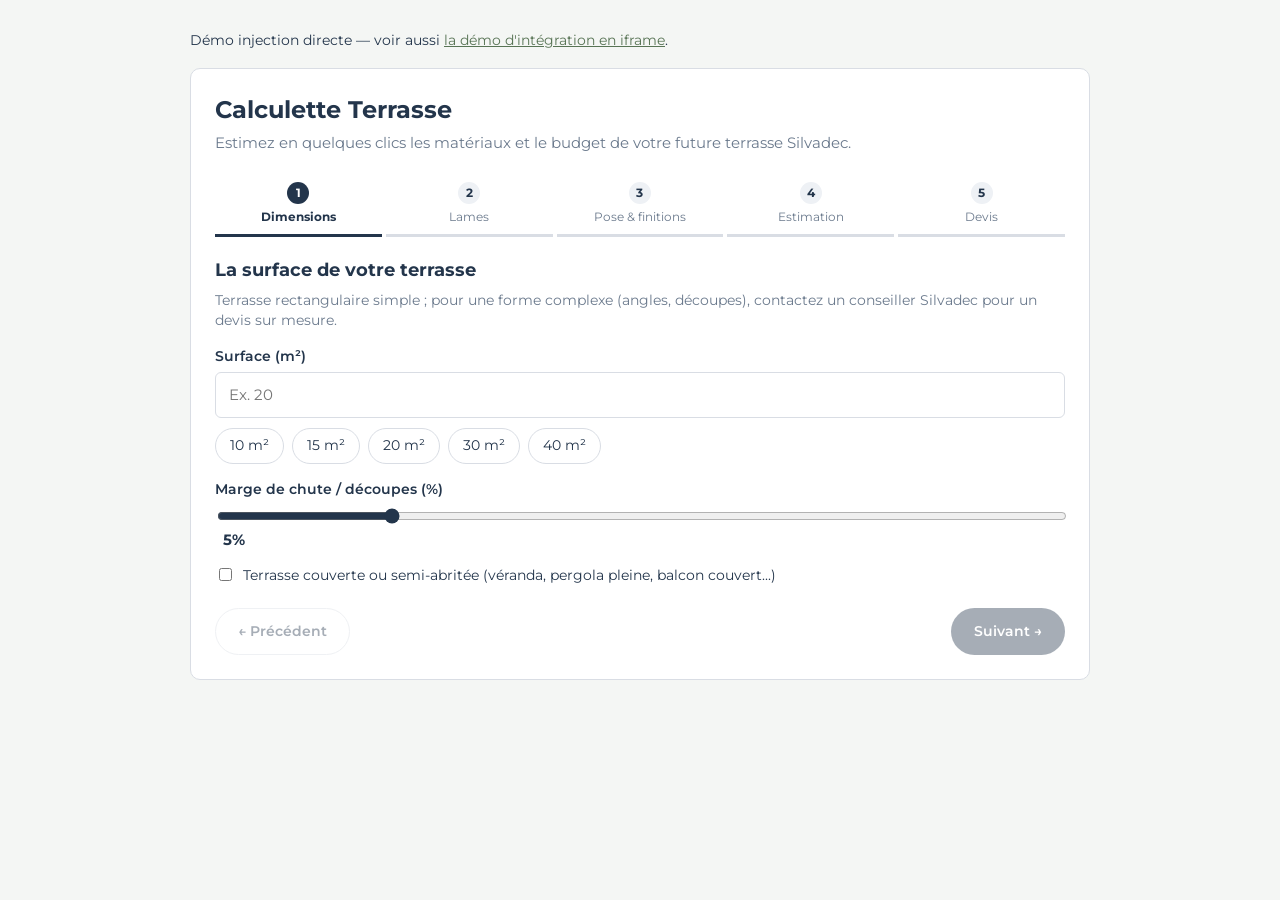
<file: index.html>
<!doctype html>
<html lang="fr">
<head>
  <meta charset="utf-8">
  <meta name="viewport" content="width=device-width, initial-scale=1">
  <title>Calculette Terrasse Silvadec — démo injection directe</title>
  <link rel="preconnect" href="https://fonts.googleapis.com">
  <link rel="preconnect" href="https://fonts.gstatic.com" crossorigin>
  <link rel="stylesheet" href="https://fonts.googleapis.com/css2?family=Montserrat:wght@400;600;700&display=swap">
  <link rel="stylesheet" href="src/calculette-terrasse.css">
  <style>
    body { margin: 0; padding: 32px 16px; background: #f4f6f4; font-family: "Montserrat", Arial, Helvetica, sans-serif; color: #23354b; }
    .demo-links { max-width: 900px; margin: 0 auto 20px; font-size: 0.85rem; }
    .demo-links a { color: #587455; }
  </style>
</head>
<body>
  <p class="demo-links">
    Démo injection directe — voir aussi
    <a href="demo-iframe.html">la démo d'intégration en iframe</a>.
  </p>

  <div id="silvadec-calculette-terrasse" data-contact-email="question@silvadec.com"></div>

  <script src="src/data.js"></script>
  <script src="src/calculette-terrasse.js"></script>
  <script>
    window.addEventListener("silvadec:quote-request", function (e) {
      console.log("Nouvelle demande de devis :", e.detail);
    });
  </script>
</body>
</html>
</file>
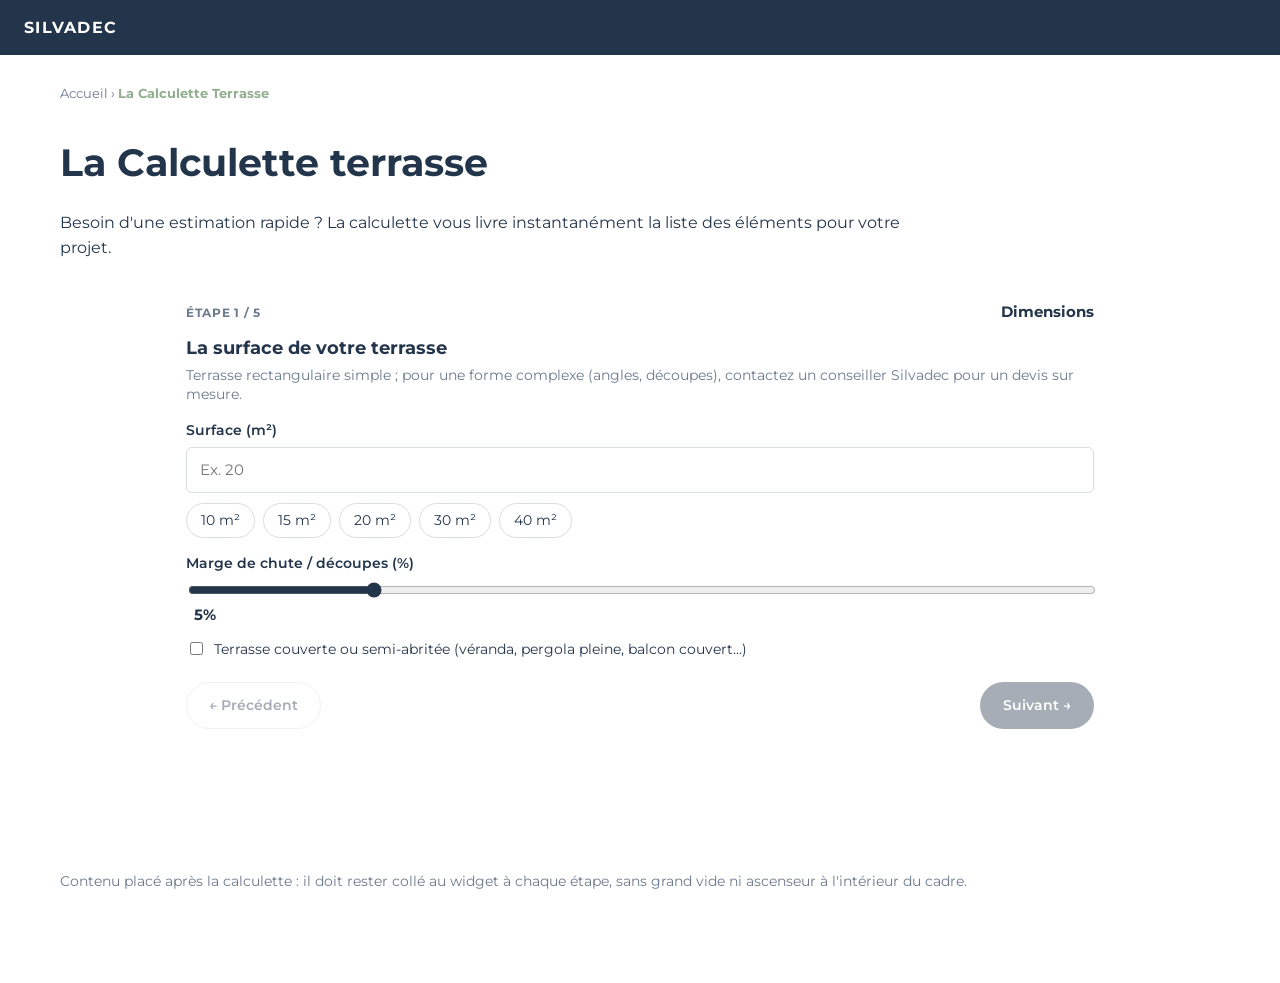
<file: demo-drupal.html>
<!doctype html>
<html lang="fr">
<head>
  <meta charset="utf-8">
  <meta name="viewport" content="width=device-width, initial-scale=1">
  <title>Démo — composant Iframe Drupal (URL + hauteur, sans script)</title>
  <link rel="preconnect" href="https://fonts.googleapis.com">
  <link rel="preconnect" href="https://fonts.gstatic.com" crossorigin>
  <link rel="stylesheet" href="https://fonts.googleapis.com/css2?family=Montserrat:wght@400;600;700&display=swap">
  <style>
    :root { --navy: #23354b; --lichen: #91ae8f; }
    body { margin: 0; font-family: "Montserrat", Arial, Helvetica, sans-serif; color: var(--navy); }
    .site-header { background: var(--navy); color: #fff; padding: 18px 24px; font-weight: 700; letter-spacing: 0.08em; }
    .wrap { max-width: 1160px; margin: 0 auto; padding: 0 24px 80px; }
    .breadcrumb { font-size: 0.8rem; color: #6b7a8d; padding: 18px 0; }
    .breadcrumb strong { color: var(--lichen); }
    h1 { font-size: 2.4rem; margin: 20px 0 24px; }
    .chapo { max-width: 860px; line-height: 1.6; margin-bottom: 28px; }
    .after { margin-top: 60px; color: #6b7a8d; font-size: 0.85rem; }
  </style>
</head>
<body>
  <div class="site-header">SILVADEC</div>
  <div class="wrap">
    <p class="breadcrumb">Accueil › <strong>La Calculette Terrasse</strong></p>
    <h1>La Calculette terrasse</h1>
    <p class="chapo">
      Besoin d'une estimation rapide ? La calculette vous livre instantanément la liste
      des éléments pour votre projet.
    </p>

    <!-- Ce que génère le composant « Iframe » de Drupal à partir des champs
         « Iframe URL » et « Iframe height » : une iframe nue, hauteur fixe,
         aucun script sur la page.

         Comme embed.html est servi depuis la MÊME origine que cette page, le
         widget accède à window.frameElement et corrige lui-même la hauteur :
         la valeur saisie dans « Iframe height » ne sert que d'amorce. -->
    <iframe src="embed.html" width="100%" height="520" frameborder="0"
            title="Calculette Terrasse Silvadec"></iframe>

    <p class="after">
      Contenu placé après la calculette : il doit rester collé au widget à chaque
      étape, sans grand vide ni ascenseur à l'intérieur du cadre.
    </p>
  </div>
</body>
</html>
</file>
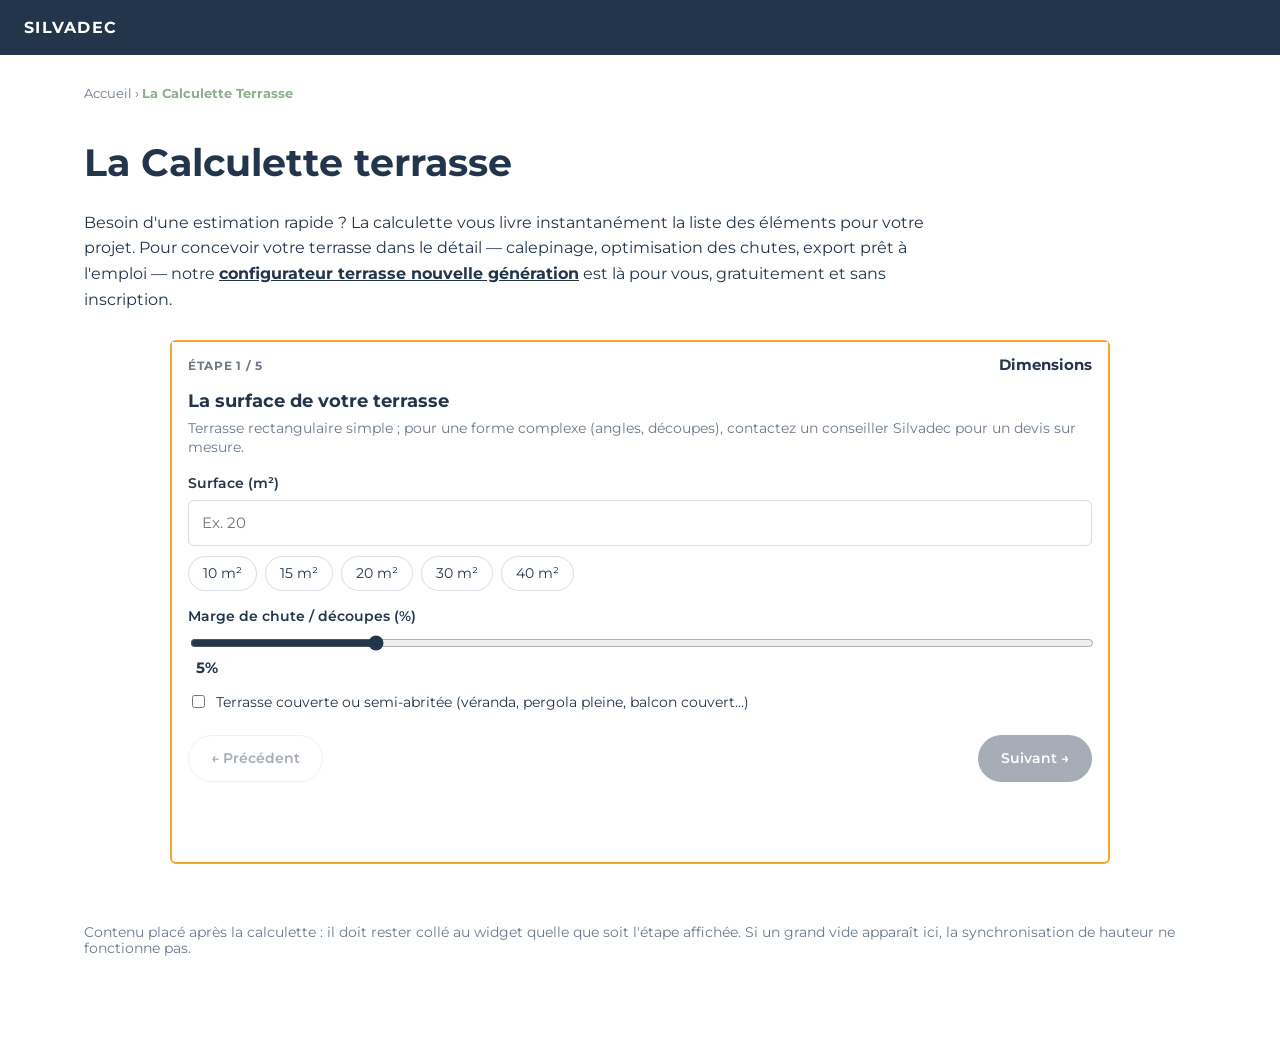
<file: demo-iframe.html>
<!doctype html>
<html lang="fr">
<head>
  <meta charset="utf-8">
  <meta name="viewport" content="width=device-width, initial-scale=1">
  <title>Démo — intégration iframe dans la page Silvadec</title>
  <link rel="preconnect" href="https://fonts.googleapis.com">
  <link rel="preconnect" href="https://fonts.gstatic.com" crossorigin>
  <link rel="stylesheet" href="https://fonts.googleapis.com/css2?family=Montserrat:wght@400;600;700&display=swap">
  <style>
    /* Reconstitution simplifiée de la page fr.silvadec.com/projet-devis/la-calculette-terrasse,
       uniquement pour vérifier localement le comportement de l'iframe (hauteur,
       défilement, fermeture) avant de poser le code sur le site de dev. */
    :root { --navy: #23354b; --lichen: #91ae8f; }
    * { box-sizing: border-box; }
    body { margin: 0; font-family: "Montserrat", Arial, Helvetica, sans-serif; color: var(--navy); background: #fff; }
    .site-header { background: var(--navy); color: #fff; padding: 18px 24px; font-weight: 700; letter-spacing: 0.08em; }
    .wrap { max-width: 1160px; margin: 0 auto; padding: 0 24px 80px; }
    .breadcrumb { font-size: 0.8rem; color: #6b7a8d; padding: 18px 0; }
    .breadcrumb strong { color: var(--lichen); }
    h1 { font-size: 2.4rem; margin: 20px 0 24px; }
    .chapo { max-width: 860px; line-height: 1.6; margin-bottom: 28px; }
    .chapo a { color: var(--navy); font-weight: 700; }
    /* Le conteneur de la calculette, tel qu'il existe sur la page actuelle. */
    #silvadec-calculette-terrasse { max-width: 940px; margin: 0 auto; border: 2px solid #f0a92a; border-radius: 6px; }
    .after { margin-top: 60px; color: #6b7a8d; font-size: 0.85rem; }
  </style>
</head>
<body>
  <div class="site-header">SILVADEC</div>
  <div class="wrap">
    <p class="breadcrumb">Accueil › <strong>La Calculette Terrasse</strong></p>
    <h1>La Calculette terrasse</h1>
    <p class="chapo">
      Besoin d'une estimation rapide ? La calculette vous livre instantanément la liste
      des éléments pour votre projet. Pour concevoir votre terrasse dans le détail —
      calepinage, optimisation des chutes, export prêt à l'emploi — notre
      <a href="#">configurateur terrasse nouvelle génération</a> est là pour vous,
      gratuitement et sans inscription.
    </p>

    <!-- ↓↓↓ LE CODE À COPIER SUR LA PAGE SILVADEC ↓↓↓ -->
    <div id="silvadec-calculette-terrasse"></div>
    <script src="embed.js" defer></script>
    <!-- ↑↑↑ FIN DU CODE À COPIER ↑↑↑ -->

    <p class="after">
      Contenu placé après la calculette : il doit rester collé au widget quelle que
      soit l'étape affichée. Si un grand vide apparaît ici, la synchronisation de
      hauteur ne fonctionne pas.
    </p>
  </div>

  <script>
    // Faux dataLayer pour visualiser les événements analytics remontés par embed.js.
    window.dataLayer = window.dataLayer || [];
    var push = window.dataLayer.push.bind(window.dataLayer);
    window.dataLayer.push = function (o) { console.log("dataLayer →", o); return push(o); };
  </script>
</body>
</html>
</file>
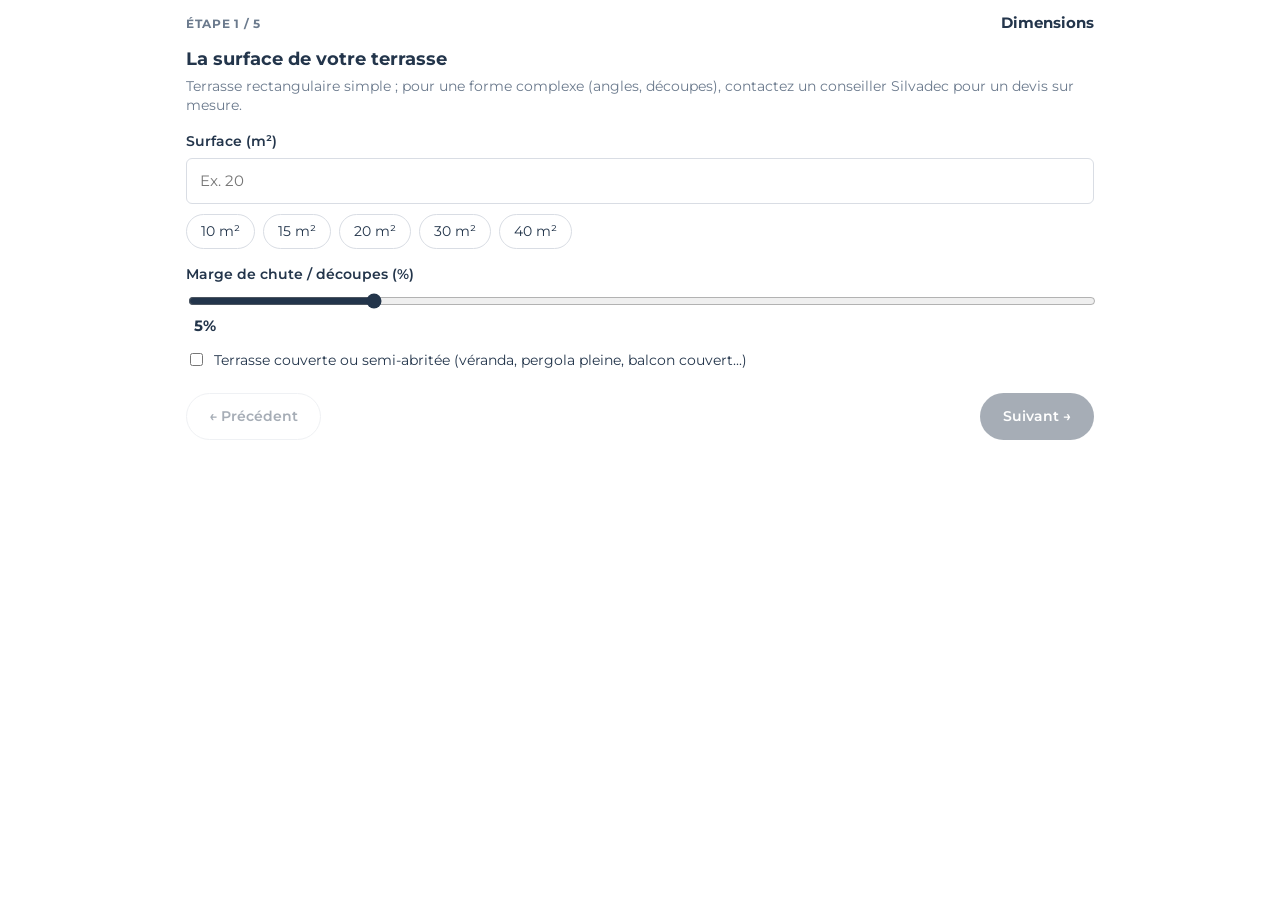
<file: embed.html>
<!doctype html>
<html lang="fr">
<head>
  <meta charset="utf-8">
  <meta name="viewport" content="width=device-width, initial-scale=1">
  <title>Calculette Terrasse Silvadec</title>
  <meta name="robots" content="noindex">

  <!-- Typographie corporate Silvadec (charte : Montserrat, fallback système Arial).
       Pour éviter tout appel à Google côté visiteur (RGPD), héberger les fichiers
       .woff2 aux côtés de ce fichier et remplacer ce bloc par un @font-face local. -->
  <link rel="preconnect" href="https://fonts.googleapis.com">
  <link rel="preconnect" href="https://fonts.gstatic.com" crossorigin>
  <link rel="stylesheet" href="https://fonts.googleapis.com/css2?family=Montserrat:wght@400;600;700&display=swap">

  <link rel="stylesheet" href="src/calculette-terrasse.css">
  <style>
    /* Le cadre est dessiné par la page hôte : l'iframe reste transparente et sans marge. */
    html, body { margin: 0; padding: 0; background: transparent; }
  </style>
</head>
<body>
  <!-- data-hide-header : le titre « La Calculette terrasse » et son chapô sont déjà
       sur la page hôte, on ne les répète pas.
       data-quote-endpoint : à renseigner pour un envoi serveur garanti ; sans lui,
       le widget retombe sur le mailto vers question@silvadec.com. -->
  <div id="silvadec-calculette-terrasse"
       data-hide-header
       data-embedded
       data-show-close
       data-contact-email="question@silvadec.com"></div>

  <script src="src/data.js"></script>
  <script src="src/calculette-terrasse.js"></script>
</body>
</html>
</file>
<file: src/calculette-terrasse.css>
/* Calculette Terrasse Silvadec — styles autonomes, isolés sous .ct-widget pour
   limiter les collisions avec le CSS du site hôte.

   Charte graphique Silvadec (« Nouveaux codes de marque », juillet 2020) :
   - Bleu Nocturne  #23354B  (Pantone 533 C / RAL 5013) — couleur corporate principale
   - Vert Lichen    #91AE8F  (Pantone 7494 C / RAL 6021) — couleur corporate secondaire
   - Palette lifestyle : #E2C886, #F6A986, #BFB0A9, #C2C3D2, #D0A0A3, #8DCFD1
   - Typographie corporate : Montserrat (Bold / Regular), fallback système Arial

   Les couleurs corporate n'étant pas modifiables, les nuances foncées/claires
   utilisées ici (--ct-navy-dark, --ct-lichen-dark, tints) sont uniquement des
   dérivés fonctionnels destinés aux états (survol, texte accessible, fonds). */
.ct-widget {
  /* Corporate */
  --ct-navy: #23354b;
  --ct-navy-dark: #18263a;
  --ct-navy-tint: #eef1f5;
  --ct-lichen: #91ae8f;
  --ct-lichen-dark: #587455; /* dérivé : contraste AA sur blanc (5,2:1) */
  --ct-lichen-tint: #eff4ee;
  /* Lifestyle */
  --ct-sand: #e2c886;
  --ct-sand-tint: #fbf5e6;
  --ct-taupe: #bfb0a9;
  --ct-greyblue: #c2c3d2;
  /* Fonctionnel */
  --ct-ink: #23354b;
  --ct-muted: #6b7a8d;
  --ct-border: #d9dde4;
  --ct-bg: #ffffff;
  --ct-danger: #b5502a;
  --ct-radius: 10px;
  --ct-font: "Montserrat", Arial, Helvetica, sans-serif;

  box-sizing: border-box;
  max-width: 900px;
  margin: 0 auto;
  background: var(--ct-bg);
  color: var(--ct-ink);
  border: 1px solid var(--ct-border);
  border-radius: var(--ct-radius);
  padding: 24px;
  font-family: var(--ct-font);
  font-size: 15px;
  line-height: 1.45;
}
.ct-widget *, .ct-widget *::before, .ct-widget *::after { box-sizing: border-box; }

/* En iframe, c'est la page hôte qui dessine le cadre : on évite la boîte dans la boîte. */
.ct-widget--embedded { border: 0; border-radius: 0; max-width: 940px; padding: 12px 16px 24px; }

/* En iframe, l'atteindre demande de faire défiler toute la page hôte (pas de
   scroll interne, volontairement, pour éviter le double ascenseur) : on
   utilise donc systématiquement la barre compacte « Étape n/5 » plutôt que
   le fil d'étapes à 5 colonnes, pour libérer le plus de hauteur possible
   avant le bouton « Suivant », y compris sur desktop. */
.ct-widget--embedded .ct-stepper { display: none; }
.ct-widget--embedded .ct-progress { display: block; margin-bottom: 12px; }
.ct-widget--embedded .ct-running { padding: 8px 12px; margin-bottom: 12px; }
.ct-widget--embedded .ct-panel h3 { margin-bottom: 4px; }

.ct-header h2 { margin: 0 0 4px; font-size: 1.5rem; font-weight: 700; color: var(--ct-navy); }
.ct-header p { margin: 0 0 20px; color: var(--ct-muted); }

/* ---- Fil d'étapes : liste complète sur desktop, barre compacte sur mobile ---- */
.ct-stepper { list-style: none; display: flex; gap: 4px; padding: 0; margin: 0 0 20px; }
.ct-stepper__item { flex: 1 1 0; min-width: 0; }
.ct-stepper__btn {
  width: 100%; background: none; border: none; cursor: pointer; padding: 8px 4px;
  text-align: center; border-bottom: 3px solid var(--ct-border); color: var(--ct-muted);
  font: inherit; font-size: 0.78rem;
}
.ct-stepper__btn:disabled { cursor: default; }
.ct-stepper__num {
  display: inline-flex; align-items: center; justify-content: center;
  width: 22px; height: 22px; border-radius: 50%; background: var(--ct-navy-tint);
  color: var(--ct-navy); font-size: 0.75rem; font-weight: 700; margin-bottom: 4px;
}
.ct-stepper__label { display: block; }
.ct-stepper__item.is-active .ct-stepper__btn { border-color: var(--ct-navy); color: var(--ct-navy); font-weight: 700; }
.ct-stepper__item.is-active .ct-stepper__num { background: var(--ct-navy); color: #fff; }
.ct-stepper__item.is-done .ct-stepper__btn { color: var(--ct-lichen-dark); border-color: var(--ct-lichen); }
.ct-stepper__item.is-done .ct-stepper__num { background: var(--ct-lichen); color: var(--ct-navy); }

.ct-progress { display: none; margin: 0 0 18px; }
.ct-progress__text { display: flex; justify-content: space-between; align-items: baseline; gap: 12px; margin-bottom: 6px; }
.ct-progress__step { font-size: 0.72rem; font-weight: 700; letter-spacing: 0.06em; text-transform: uppercase; color: var(--ct-muted); }
.ct-progress__label { font-size: 0.95rem; font-weight: 700; color: var(--ct-navy); }
.ct-progress__bar { height: 4px; border-radius: 999px; background: var(--ct-border); overflow: hidden; }
.ct-progress__fill { display: block; height: 100%; background: var(--ct-lichen); border-radius: 999px; transition: width 0.25s ease; }

/* ---- Total en direct (étapes 2 et 3) ---- */
.ct-running {
  display: flex; flex-wrap: wrap; align-items: baseline; justify-content: space-between; gap: 4px 16px;
  background: var(--ct-lichen-tint); border: 1px solid var(--ct-lichen);
  border-radius: 8px; padding: 10px 14px; margin: 0 0 18px;
}
.ct-running__label { font-size: 0.8rem; color: var(--ct-lichen-dark); font-weight: 600; }
.ct-running__value { font-size: 1.25rem; font-weight: 700; color: var(--ct-navy); }
.ct-running__hint { flex-basis: 100%; font-size: 0.72rem; color: var(--ct-muted); }

.ct-panel h3 { margin: 0 0 8px; font-size: 1.15rem; font-weight: 700; color: var(--ct-navy); }
.ct-hint { color: var(--ct-muted); font-size: 0.85rem; margin: 4px 0 16px; }
.ct-error {
  color: var(--ct-danger); font-weight: 600; margin: 0 0 12px;
  background: #fdf1ec; border: 1px solid #f0c3ac; border-radius: 8px; padding: 10px 12px;
}

.ct-field-row { display: flex; gap: 16px; flex-wrap: wrap; margin-bottom: 12px; }
.ct-field { display: block; flex: 1 1 200px; margin-bottom: 14px; }
.ct-field > span { display: block; font-weight: 600; font-size: 0.85rem; margin-bottom: 6px; color: var(--ct-navy); }
.ct-field input[type="text"], .ct-field input[type="email"], .ct-field input[type="tel"],
.ct-field input[type="number"], .ct-field textarea {
  width: 100%; padding: 11px 13px; border: 1px solid var(--ct-border); border-radius: 6px;
  font: inherit; color: var(--ct-ink); background: #fff;
}
.ct-field input:focus-visible, .ct-field textarea:focus-visible,
.ct-btn:focus-visible, .ct-toggle__btn:focus-visible, .ct-swatch:focus-visible,
.ct-gamme-card:focus-visible, .ct-stepper__btn:focus-visible, .ct-chip:focus-visible {
  outline: 2px solid var(--ct-navy); outline-offset: 2px;
}
.ct-field input[type="range"] { width: 100%; accent-color: var(--ct-navy); }
.ct-field output { font-weight: 700; color: var(--ct-navy); margin-left: 8px; }

/* Saisie rapide de la surface (mobile surtout) */
.ct-chips { display: flex; flex-wrap: wrap; gap: 8px; margin: -4px 0 16px; }
.ct-chip {
  border: 1px solid var(--ct-border); background: #fff; border-radius: 999px;
  padding: 7px 14px; font: inherit; font-size: 0.85rem; cursor: pointer; color: var(--ct-navy);
}
.ct-chip:hover { border-color: var(--ct-lichen); background: var(--ct-lichen-tint); }
.ct-chip.is-selected { background: var(--ct-lichen); border-color: var(--ct-lichen); color: var(--ct-navy); font-weight: 600; }

.ct-surface-live { font-size: 0.95rem; margin: 8px 0 16px; }
.ct-surface-live strong { color: var(--ct-navy); font-size: 1.15rem; }

.ct-checkbox { display: flex; align-items: flex-start; gap: 8px; font-size: 0.9rem; margin-bottom: 10px; cursor: pointer; }
.ct-checkbox input { margin-top: 3px; accent-color: var(--ct-navy); }

.ct-gamme-grid { display: grid; grid-template-columns: repeat(auto-fit, minmax(160px, 1fr)); gap: 10px; margin-bottom: 16px; }
.ct-gamme-card {
  border: 1px solid var(--ct-border); border-radius: var(--ct-radius); padding: 12px;
  background: #fff; text-align: left; cursor: pointer; display: flex; flex-direction: column; gap: 4px;
  font-family: inherit;
}
.ct-gamme-card strong { color: var(--ct-navy); font-size: 0.95rem; }
.ct-gamme-card span { font-size: 0.78rem; color: var(--ct-muted); }
.ct-gamme-card:hover { border-color: var(--ct-lichen); }
.ct-gamme-card.is-selected { border-color: var(--ct-lichen); background: var(--ct-lichen-tint); box-shadow: 0 0 0 1px var(--ct-lichen) inset; }

.ct-toggle { display: flex; flex-wrap: wrap; gap: 8px; }
.ct-toggle__btn {
  border: 1px solid var(--ct-border); background: #fff; border-radius: 999px;
  padding: 9px 15px; font: inherit; font-size: 0.85rem; cursor: pointer; color: var(--ct-navy);
}
.ct-toggle__btn:hover { border-color: var(--ct-lichen); background: var(--ct-lichen-tint); }
.ct-toggle__btn.is-selected { background: var(--ct-lichen); border-color: var(--ct-lichen); color: var(--ct-navy); font-weight: 600; }

.ct-swatch-grid { display: grid; grid-template-columns: repeat(auto-fill, minmax(104px, 1fr)); gap: 10px; }
.ct-swatch {
  border: 1px solid var(--ct-border); border-radius: 8px; background: #fff; padding: 8px;
  cursor: pointer; display: flex; flex-direction: column; align-items: center; gap: 6px; font-family: inherit;
}
.ct-swatch__color { width: 100%; height: 40px; border-radius: 5px; display: block; }
.ct-swatch__label { font-size: 0.74rem; text-align: center; color: var(--ct-muted); }
.ct-swatch:hover { border-color: var(--ct-lichen); }
.ct-swatch.is-selected { border-color: var(--ct-lichen); box-shadow: 0 0 0 2px var(--ct-lichen); }
.ct-swatch.is-selected .ct-swatch__label { color: var(--ct-navy); font-weight: 600; }

.ct-price-hint { font-size: 0.85rem; color: var(--ct-muted); margin-top: 12px; }

.ct-alertes { background: var(--ct-sand-tint); border: 1px solid var(--ct-sand); border-radius: 8px; padding: 10px 14px; margin: 12px 0; font-size: 0.85rem; }
.ct-alertes p { margin: 4px 0; }

.ct-cat-title { margin: 18px 0 6px; font-size: 0.95rem; font-weight: 700; color: var(--ct-navy); }
.ct-table { width: 100%; border-collapse: collapse; font-size: 0.82rem; }
.ct-table th, .ct-table td { text-align: left; padding: 7px 8px; border-bottom: 1px solid var(--ct-border); }
.ct-table th { color: var(--ct-muted); font-weight: 700; font-size: 0.72rem; letter-spacing: 0.04em; text-transform: uppercase; }
.ct-table td:nth-child(3), .ct-table td:nth-child(4), .ct-table td:nth-child(5),
.ct-table th:nth-child(3), .ct-table th:nth-child(4), .ct-table th:nth-child(5) { text-align: right; white-space: nowrap; }

.ct-total { text-align: right; font-size: 1.15rem; margin: 16px 0 8px; padding-top: 12px; border-top: 2px solid var(--ct-navy); }
.ct-total strong { color: var(--ct-navy); font-size: 1.4rem; }

.ct-rgpd { background: var(--ct-navy-tint); border-radius: 8px; padding: 12px 14px; margin: 4px 0 18px; }
.ct-rgpd .ct-checkbox { margin-bottom: 8px; font-weight: 600; }
.ct-rgpd__mentions { margin: 0; font-size: 0.75rem; line-height: 1.5; color: var(--ct-muted); }
.ct-rgpd__mentions strong { color: var(--ct-navy); }
.ct-rgpd__mentions a { color: var(--ct-lichen-dark); }

.ct-confirmation { text-align: center; padding: 24px 0; }
.ct-confirmation h3 { font-size: 1.3rem; }
.ct-confirmation a { color: var(--ct-lichen-dark); }

.ct-nav { display: flex; flex-wrap: wrap; justify-content: space-between; align-items: center; gap: 10px; margin-top: 22px; }
.ct-nav__end { display: flex; flex-wrap: wrap; gap: 10px; align-items: center; }
.ct-btn {
  font: inherit; font-size: 0.9rem; font-weight: 600; padding: 12px 22px; border-radius: 999px;
  border: 1px solid transparent; cursor: pointer; font-family: inherit;
}
.ct-btn--primary { background: var(--ct-navy); color: #fff; }
.ct-btn--primary:hover { background: var(--ct-navy-dark); }
.ct-btn--secondary { background: #fff; border-color: var(--ct-border); color: var(--ct-navy); }
.ct-btn--secondary:hover { border-color: var(--ct-lichen); background: var(--ct-lichen-tint); }
.ct-btn--tertiary { background: none; border-color: transparent; color: var(--ct-muted); text-decoration: underline; padding-left: 8px; padding-right: 8px; }
.ct-btn--tertiary:hover { color: var(--ct-navy); }
.ct-btn:disabled { opacity: 0.4; cursor: default; }

@media (max-width: 640px) {
  .ct-widget { padding: 16px; border-radius: 0; border-left: 0; border-right: 0; }
  .ct-widget--embedded { padding: 14px 14px 20px; }
  .ct-stepper { display: none; }
  .ct-progress { display: block; }
  .ct-field-row { flex-direction: column; gap: 0; }
  .ct-swatch-grid { grid-template-columns: repeat(auto-fill, minmax(88px, 1fr)); }

  /* Le tableau à 5 colonnes devient une pile de cartes : aucun scroll horizontal,
     ce qui compte double dans une iframe (3 axes de défilement imbriqués sinon). */
  /* L'en-tête reste dans l'arbre d'accessibilité (association cellule/colonne
     préservée) mais sort du flux ; la bascule en blocs ne vise que le corps du
     tableau, sinon la ligne d'en-tête déborde de son conteneur clippé. */
  .ct-table thead { position: absolute; width: 1px; height: 1px; padding: 0; overflow: hidden; clip: rect(0 0 0 0); white-space: nowrap; border: 0; }
  .ct-table, .ct-table tbody, .ct-table tbody tr, .ct-table tbody td { display: block; width: 100%; }
  .ct-table tbody tr { border: 1px solid var(--ct-border); border-radius: 8px; padding: 10px 12px; margin-bottom: 8px; }
  .ct-table tbody td { border: 0; padding: 3px 0; display: flex; justify-content: space-between; align-items: baseline; gap: 12px; text-align: right; }
  .ct-table tbody td::before { content: attr(data-label); font-size: 0.72rem; font-weight: 700; letter-spacing: 0.04em; text-transform: uppercase; color: var(--ct-muted); text-align: left; flex: 0 0 auto; }
  .ct-table tbody td:first-child { display: block; text-align: left; font-weight: 600; color: var(--ct-navy); margin-bottom: 4px; }
  .ct-table tbody td:first-child::before { content: none; }
  .ct-table tbody td:last-child { border-top: 1px solid var(--ct-border); margin-top: 4px; padding-top: 6px; font-weight: 700; color: var(--ct-navy); }
  .ct-nav { flex-direction: column-reverse; align-items: stretch; }
  .ct-nav__end { flex-direction: column; align-items: stretch; }
  .ct-btn { width: 100%; }
}

@media print {
  .ct-stepper, .ct-progress, .ct-nav, .ct-running { display: none !important; }
  .ct-widget { border: 0; padding: 0; max-width: none; }
  .ct-table tr { break-inside: avoid; }
}
</file>
